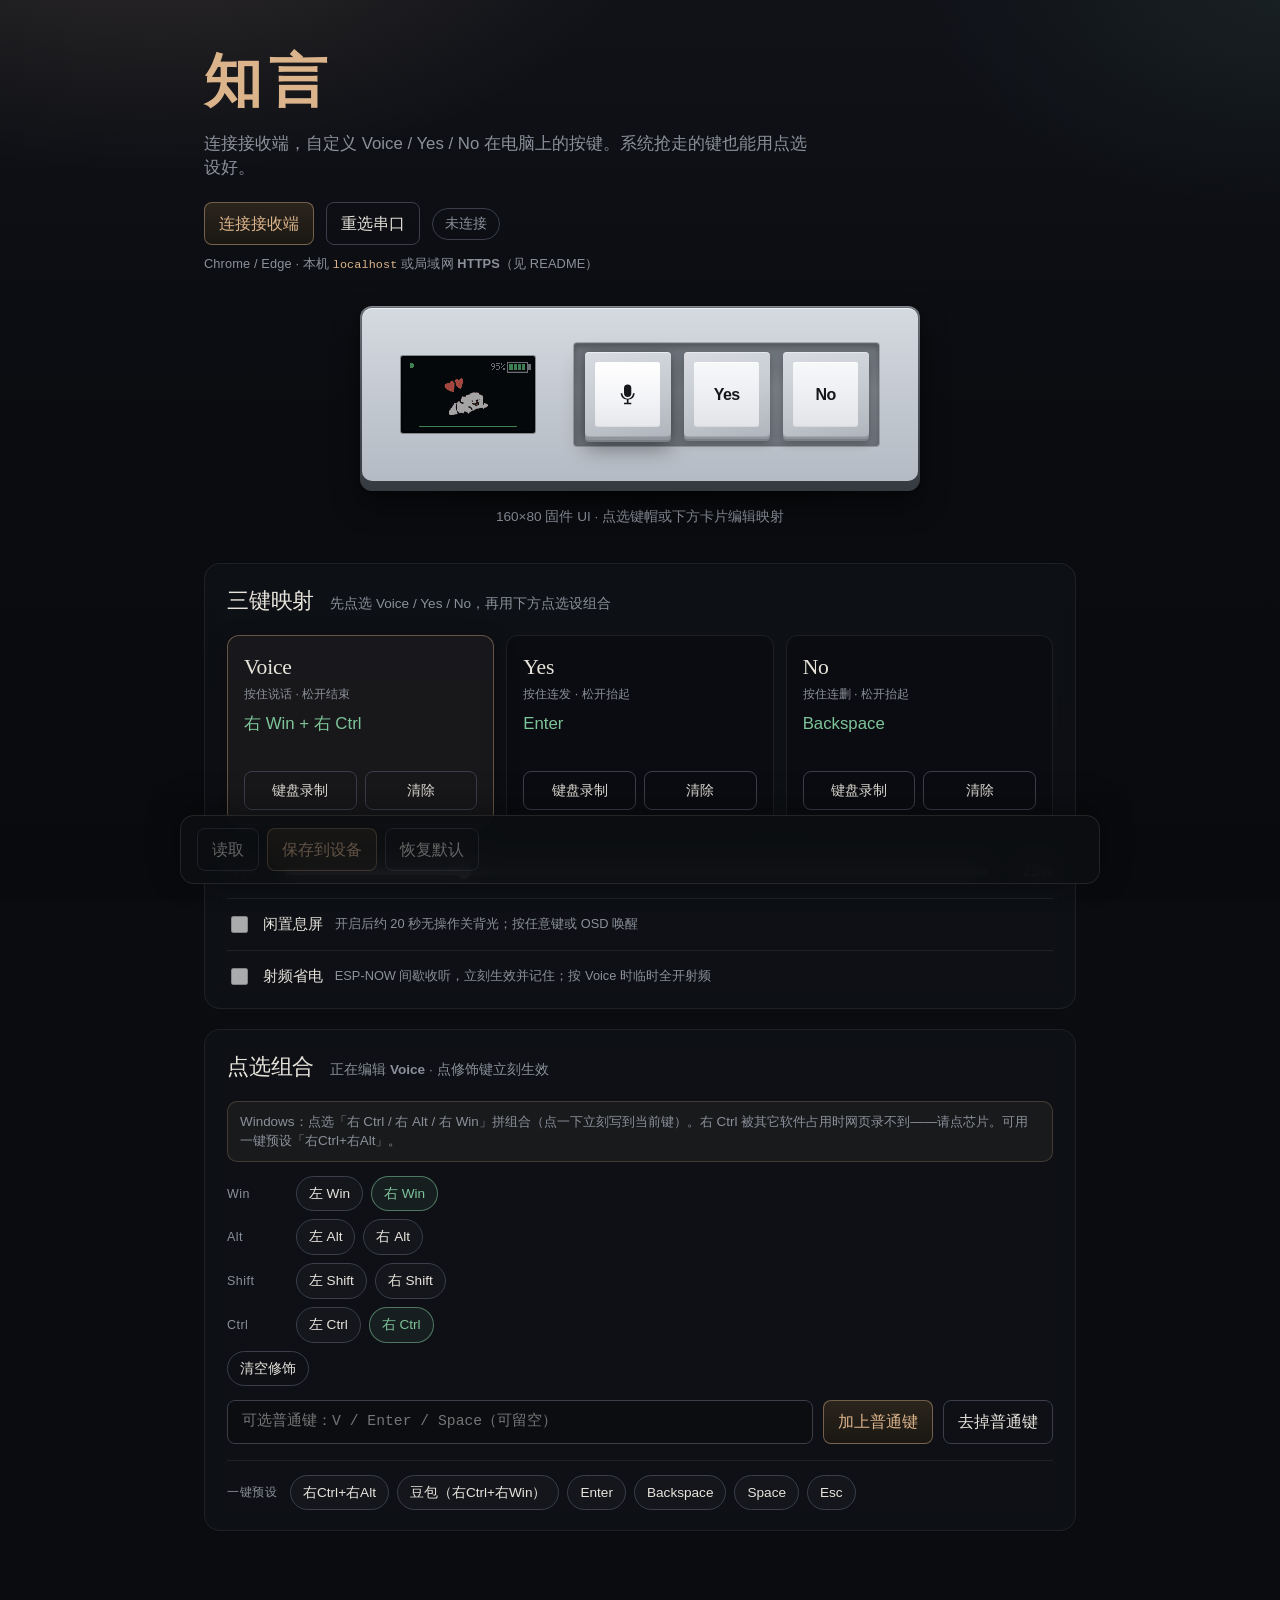
<file: web/keymap/index.html>
<!DOCTYPE html>
<html lang="zh-CN">
<head>
  <meta charset="UTF-8" />
  <meta name="viewport" content="width=device-width, initial-scale=1" />
  <title>知言 — 快捷键</title>
  <link rel="stylesheet" href="style.css?v=zhiyan1" />
</head>
<body>
  <div class="bg"></div>
  <main>
    <header class="top">
      <div class="brand">知言</div>
      <p class="lede">连接接收端，自定义 Voice / Yes / No 在电脑上的按键。系统抢走的键也能用点选设好。</p>
      <div class="conn">
        <button type="button" id="btnConnect" class="primary">连接接收端</button>
        <button type="button" id="btnDisconnect" class="ghost" hidden>断开</button>
        <button type="button" id="btnPickPort" class="ghost">重选串口</button>
        <span id="status" class="status off">未连接</span>
      </div>
      <p class="conn-hint">Chrome / Edge · 本机 <code>localhost</code> 或局域网 <strong>HTTPS</strong>（见 README）</p>
    </header>

    <figure class="device-stage" aria-label="知言手持外观">
      <div class="vk" id="device">
        <div class="vk-shadow" aria-hidden="true"></div>
        <div class="vk-body">
          <div class="vk-plate">
            <div class="vk-lcd" id="deviceScreen" title="手持屏">
              <div class="vk-lcd-bezel">
                <canvas class="vk-lcd-canvas" id="lcdCanvas" width="160" height="80" aria-label="手持屏预览"></canvas>
              </div>
            </div>
            <div class="vk-bay" aria-label="三键">
              <button type="button" class="vk-key" data-slot="voice" title="Voice" aria-label="Voice">
                <span class="vk-key-face">
                  <svg class="vk-mic" viewBox="0 0 24 24" aria-hidden="true">
                    <path fill="currentColor" d="M12 14a3.2 3.2 0 0 0 3.2-3.2V6.2a3.2 3.2 0 1 0-6.4 0v4.6A3.2 3.2 0 0 0 12 14zm6.2-3.2h-1.5a4.7 4.7 0 0 1-9.4 0H5.8a6.2 6.2 0 0 0 5.45 5.55V19H8.8v1.5h6.4V19h-2.45v-2.65A6.2 6.2 0 0 0 18.2 10.8z"/>
                  </svg>
                </span>
              </button>
              <button type="button" class="vk-key" data-slot="yes" title="Yes" aria-label="Yes">
                <span class="vk-key-face"><span class="vk-key-lbl">Yes</span></span>
              </button>
              <button type="button" class="vk-key" data-slot="no" title="No" aria-label="No">
                <span class="vk-key-face"><span class="vk-key-lbl">No</span></span>
              </button>
            </div>
          </div>
        </div>
      </div>
      <figcaption class="device-cap">160×80 固件 UI · 点选键帽或下方卡片编辑映射</figcaption>
    </figure>

    <section class="panel" aria-label="三键映射">
      <div class="panel-head">
        <h2 class="panel-title">三键映射</h2>
        <p class="panel-sub">先点选 Voice / Yes / No，再用下方点选设组合</p>
      </div>
      <div class="keys">
        <article class="keycard" data-slot="voice">
          <header class="keycard-top">
            <h3>Voice</h3>
            <p class="hint">按住说话 · 松开结束</p>
          </header>
          <div class="binding" id="label-voice">—</div>
          <div class="actions">
            <button type="button" class="ghost" data-rec="voice" title="可选；系统抢键时请改用下方点选">键盘录制</button>
            <button type="button" class="ghost" data-clear="voice">清除</button>
          </div>
        </article>
        <article class="keycard" data-slot="yes">
          <header class="keycard-top">
            <h3>Yes</h3>
            <p class="hint">按住连发 · 松开抬起</p>
          </header>
          <div class="binding" id="label-yes">—</div>
          <div class="actions">
            <button type="button" class="ghost" data-rec="yes" title="可选；系统抢键时请改用下方点选">键盘录制</button>
            <button type="button" class="ghost" data-clear="yes">清除</button>
          </div>
        </article>
        <article class="keycard" data-slot="no">
          <header class="keycard-top">
            <h3>No</h3>
            <p class="hint">按住连删 · 松开抬起</p>
          </header>
          <div class="binding" id="label-no">—</div>
          <div class="actions">
            <button type="button" class="ghost" data-rec="no" title="可选；系统抢键时请改用下方点选">键盘录制</button>
            <button type="button" class="ghost" data-clear="no">清除</button>
          </div>
        </article>
      </div>
      <div class="bl-block" aria-label="手持屏背光">
        <span class="bl-label">背光</span>
        <input id="blRange" type="range" min="0" max="100" value="25" disabled aria-label="亮度" />
        <span id="blValue" class="bl-value">25%</span>
      </div>
      <label class="idle-block" aria-label="闲置息屏">
        <input id="idleBlank" type="checkbox" disabled />
        <span class="idle-text">闲置息屏</span>
        <span class="idle-hint">开启后约 20 秒无操作关背光；按任意键或 OSD 唤醒</span>
      </label>
      <label class="idle-block" aria-label="射频省电">
        <input id="ecoRadio" type="checkbox" disabled />
        <span class="idle-text">射频省电</span>
        <span class="idle-hint">ESP-NOW 间歇收听，立刻生效并记住；按 Voice 时临时全开射频</span>
      </label>
    </section>

    <section class="panel panel-compose" aria-label="点选组合">
      <div class="panel-head">
        <h2 class="panel-title">点选组合</h2>
        <p class="panel-sub" id="composeSub">正在编辑 <strong id="focusName">Voice</strong> · 点修饰键立刻生效</p>
      </div>
      <p class="tip" id="bindTip">
        推荐：点下面的修饰键拼组合。右 Ctrl 被其它软件占用时，网页「键盘录制」听不到它——点「右 Ctrl」即可。
      </p>
      <div class="mod-groups" id="modChips"></div>
      <div class="compose-row">
        <input id="keyInput" type="text" spellcheck="false" maxlength="12" placeholder="可选普通键：V / Enter / Space（可留空）" autocomplete="off" />
        <button type="button" id="btnApplyKey" class="primary">加上普通键</button>
        <button type="button" id="btnClearKey" class="ghost">去掉普通键</button>
      </div>
      <div class="presets-row">
        <span class="presets-label">一键预设</span>
        <div class="chips" id="presets"></div>
      </div>
    </section>

    <div class="dock-spacer" aria-hidden="true"></div>
  </main>

  <footer class="dock">
    <div class="dock-inner">
      <div class="dock-actions">
        <button type="button" id="btnLoad" class="ghost" disabled>读取</button>
        <button type="button" id="btnSave" class="primary" disabled>保存到设备</button>
        <button type="button" id="btnReset" class="ghost" disabled>恢复默认</button>
      </div>
      <p id="log" class="log"></p>
    </div>
  </footer>

  <script src="app.js?v=zhiyan1"></script>
</body>
</html>
</file>
<file: web/keymap/style.css>
:root {
  --bg0: #0b0c10;
  --bg1: #14161c;
  --ink: #e8e4dc;
  --muted: #8b909a;
  --dim: #3a3f4a;
  --warm: #dcb48c;
  --sage: #7ec49a;
  --clay: #d8786c;
  --line: rgba(232, 228, 220, 0.08);
  --font-display: "Iowan Old Style", "Palatino Linotype", Palatino, Georgia, serif;
  --font-body: "Avenir Next", "Segoe UI", "PingFang SC", "Hiragino Sans GB", sans-serif;
}

* { box-sizing: border-box; }
html, body { margin: 0; min-height: 100%; }
body {
  font-family: var(--font-body);
  color: var(--ink);
  background: var(--bg0);
  line-height: 1.45;
}

.bg {
  position: fixed;
  inset: 0;
  z-index: -1;
  background:
    radial-gradient(900px 480px at 12% -10%, rgba(220, 180, 140, 0.14), transparent 55%),
    radial-gradient(700px 420px at 100% 0%, rgba(126, 196, 154, 0.08), transparent 50%),
    linear-gradient(180deg, #101218 0%, var(--bg0) 45%, #090a0d 100%);
}

main {
  max-width: 920px;
  margin: 0 auto;
  padding: 40px 24px 0;
}

.top { margin-bottom: 32px; }
.brand {
  font-family: "Songti SC", "STSong", "Noto Serif CJK SC", "Noto Serif SC",
    "Source Han Serif SC", var(--font-display);
  font-size: clamp(2.6rem, 5.5vw, 3.6rem);
  font-weight: 600;
  letter-spacing: 0.12em;
  margin: 0 0 8px;
  color: var(--warm);
}
.lede {
  margin: 0 0 22px;
  max-width: 36em;
  color: var(--muted);
  font-size: 1.05rem;
}
.conn { display: flex; align-items: center; gap: 12px; flex-wrap: wrap; }
.conn-hint {
  margin: 10px 0 0;
  color: var(--muted);
  font-size: 0.8rem;
  letter-spacing: 0.01em;
}
.conn-hint code {
  font-family: ui-monospace, SFMono-Regular, Menlo, monospace;
  color: var(--warm);
  font-size: 0.92em;
}

/* —— Handheld mock scaled from panel drawing (mm) ——
   Outer 105.65 × 32.80
   Screen cutout 25.60 × 14.60  R0.2
   Key cutout    58.04 × 19.60  R0.4
   Horizontal remainder 22.01 split evenly → margins/gap ≈ 7.337
*/
.device-stage {
  margin: 4px 0 36px;
  display: flex;
  flex-direction: column;
  align-items: center;
  gap: 16px;
}
.device-cap {
  margin: 0;
  color: var(--muted);
  font-size: 0.85rem;
}

.vk {
  --W: 105.65;
  --H: 32.80;
  --scr-w: 25.60;
  --scr-h: 14.60;
  --bay-w: 58.04;
  --bay-h: 19.60;
  --gutter: 7.337; /* (W - scr-w - bay-w) / 3 */
  position: relative;
  width: min(94vw, 560px);
  animation: device-in 0.75s cubic-bezier(0.22, 1, 0.36, 1) both;
}
@keyframes device-in {
  from { opacity: 0; transform: translateY(16px); }
  to { opacity: 1; transform: none; }
}

.vk-shadow {
  position: absolute;
  left: 6%;
  right: 5%;
  bottom: -16px;
  height: 26px;
  border-radius: 50%;
  background: radial-gradient(ellipse at center, rgba(0, 0, 0, 0.5), transparent 72%);
  filter: blur(5px);
  z-index: 0;
  pointer-events: none;
}

.vk-body {
  position: relative;
  z-index: 1;
  padding: 2px 2px 10px;
  border-radius: 12px;
  background:
    linear-gradient(180deg, #6f757d 0%, #4e545c 45%, #353a41 100%);
  box-shadow:
    0 1px 0 rgba(255, 255, 255, 0.14) inset,
    0 14px 28px rgba(0, 0, 0, 0.4),
    0 2px 6px rgba(0, 0, 0, 0.28);
}
.vk-plate {
  position: relative;
  width: 100%;
  aspect-ratio: 105.65 / 32.80;
  border-radius: 10px;
  background:
    linear-gradient(180deg, #d5dae1 0%, #c2c8d0 55%, #b4bbc4 100%);
  box-shadow:
    0 1px 0 rgba(255, 255, 255, 0.55) inset,
    0 0 0 1px rgba(70, 76, 84, 0.18);
  overflow: hidden;
}

.vk-lcd {
  position: absolute;
  left: calc(var(--gutter) / var(--W) * 100%);
  top: calc((var(--H) - var(--scr-h)) / 2 / var(--H) * 100%);
  width: calc(var(--scr-w) / var(--W) * 100%);
  height: calc(var(--scr-h) / var(--H) * 100%);
  box-sizing: border-box;
}
.vk-lcd-bezel {
  width: 100%;
  height: 100%;
  border-radius: 2px;
  padding: 2px;
  background: #050608;
  box-shadow:
    0 0.5px 0 rgba(255, 255, 255, 0.22),
    0 0 0 1px rgba(0, 0, 0, 0.35);
  box-sizing: border-box;
  /* Brightness follows backlight slider */
  filter: brightness(calc(0.38 + var(--bl, 0.25) * 1.05));
  transition: filter 0.18s ease;
}
.vk-lcd-canvas {
  display: block;
  width: 100%;
  height: 100%;
  border-radius: 1px;
  image-rendering: pixelated;
  image-rendering: crisp-edges;
  background: #0b0c10;
}


.vk-bay {
  --key-gap: 1.6%;
  position: absolute;
  left: calc((var(--gutter) * 2 + var(--scr-w)) / var(--W) * 100%);
  top: calc((var(--H) - var(--bay-h)) / 2 / var(--H) * 100%);
  width: calc(var(--bay-w) / var(--W) * 100%);
  height: calc(var(--bay-h) / var(--H) * 100%);
  container-type: size;
  display: grid;
  grid-template-columns: repeat(3, 1fr);
  align-items: center;
  justify-items: center;
  gap: var(--key-gap);
  padding: 1.4% 1.2%;
  box-sizing: border-box;
  border-radius: 3px;
  /* Lighter well — closer to mid grey plate cutout */
  background:
    linear-gradient(180deg, #6a7078 0%, #7a8088 45%, #6e747c 100%);
  box-shadow:
    inset 0 3px 6px rgba(0, 0, 0, 0.28),
    inset 0 1px 0 rgba(255, 255, 255, 0.12),
    0 0 0 1px rgba(50, 54, 60, 0.28);
}


/* Hard-reset — top-down keycap: soft skirt → face, no hard frame */
.vk-bay > .vk-key {
  appearance: none;
  -webkit-appearance: none;
  box-sizing: border-box;
  margin: 0;
  /* Skirt rim; smaller top face */
  padding: 11% !important;
  border: 0 !important;
  border-radius: 4px !important;
  /* Skirt colour close to face so edge reads as bevel, not a box */
  background:
    linear-gradient(165deg, #d8dce2 0%, #c5c9d0 55%, #b0b5bd 100%) !important;
  color: #15171a !important;
  opacity: 1 !important;
  cursor: pointer;
  position: relative;
  display: grid;
  place-items: center;
  width: min(100%, 98cqh);
  height: min(100%, 98cqh);
  aspect-ratio: 1 / 1;
  box-shadow:
    0 1px 0 rgba(255, 255, 255, 0.4) inset,
    0 -1px 0 rgba(0, 0, 0, 0.1) inset,
    0 2px 0 #8e949c,
    0 4px 0 #7a8088,
    0 6px 10px rgba(0, 0, 0, 0.28);
  transition: transform 0.1s ease, box-shadow 0.1s ease;
}
.vk-bay > .vk-key:hover {
  border-color: transparent !important;
  background:
    linear-gradient(165deg, #e0e3e8 0%, #cdcfd6 55%, #b8bdc5 100%) !important;
}
/* Top face — no stroke; soft inset only */
.vk-key-face {
  position: relative;
  z-index: 1;
  display: grid;
  place-items: center;
  width: 100%;
  height: 100%;
  border-radius: 3px;
  color: #15171a;
  background: linear-gradient(180deg, #f7f8fa 0%, #eceef2 55%, #e2e4e8 100%);
  box-shadow:
    0 1px 0 rgba(255, 255, 255, 0.85) inset,
    0 -1px 1px rgba(0, 0, 0, 0.05) inset;
  transition: box-shadow 0.1s ease, background 0.1s ease;
}
.vk-bay > .vk-key:hover .vk-key-face {
  background: linear-gradient(180deg, #fbfcfd 0%, #f0f2f5 55%, #e6e8ec 100%);
}
.vk-bay > .vk-key:active,
.vk-bay > .vk-key.pressed {
  transform: translateY(2px);
  box-shadow:
    0 1px 0 rgba(255, 255, 255, 0.35) inset,
    0 -1px 0 rgba(0, 0, 0, 0.1) inset,
    0 1px 0 #8e949c,
    0 2px 6px rgba(0, 0, 0, 0.26);
}
.vk-bay > .vk-key:active .vk-key-face,
.vk-bay > .vk-key.pressed .vk-key-face {
  box-shadow:
    0 1px 0 rgba(255, 255, 255, 0.7) inset,
    0 -1px 1px rgba(0, 0, 0, 0.07) inset;
}
/* Selected key: deeper drop shadow, no yellow ring */
.vk-bay > .vk-key.focus:not(.pressed) {
  box-shadow:
    0 1px 0 rgba(255, 255, 255, 0.5) inset,
    0 -1px 0 rgba(0, 0, 0, 0.1) inset,
    0 3px 0 #8e949c,
    0 5px 0 #7a8088,
    0 10px 22px rgba(0, 0, 0, 0.45),
    0 2px 6px rgba(0, 0, 0, 0.22);
}
.vk-bay > .vk-key.focus:not(.pressed) .vk-key-face {
  background: linear-gradient(180deg, #ffffff 0%, #f3f4f7 55%, #e6e8ec 100%);
}
.vk-key-lbl {
  font-family: "Avenir Next", "Segoe UI", "Helvetica Neue", sans-serif;
  font-weight: 700;
  font-size: clamp(0.7rem, 2.4vw, 1rem);
  letter-spacing: -0.03em;
  line-height: 1;
}
.vk-mic {
  width: 42%;
  height: 42%;
  display: block;
}

.status {
  font-size: 0.85rem;
  padding: 5px 12px;
  border-radius: 999px;
  border: 1px solid var(--dim);
  color: var(--muted);
}
.status.on {
  color: var(--sage);
  border-color: rgba(126, 196, 154, 0.45);
}

button:not(.vk-key) {
  font: inherit;
  cursor: pointer;
  border: 1px solid var(--dim);
  background: var(--bg1);
  color: var(--ink);
  padding: 9px 14px;
  border-radius: 8px;
  transition: border-color 0.15s, background 0.15s, color 0.15s;
}
button:not(.vk-key):hover:not(:disabled) { border-color: var(--warm); }
button:not(.vk-key):disabled { opacity: 0.4; cursor: not-allowed; }
button.primary {
  background: linear-gradient(180deg, #2a241c, #1a1712);
  border-color: rgba(220, 180, 140, 0.45);
  color: var(--warm);
}
button.ghost { background: transparent; }
button.recording {
  border-color: var(--clay);
  color: var(--clay);
  animation: pulse 1s ease-in-out infinite;
}
@keyframes pulse {
  50% { opacity: 0.65; }
}

/* —— Config panels —— */
.panel {
  margin-bottom: 20px;
  padding: 22px 22px 20px;
  border: 1px solid var(--line);
  border-radius: 16px;
  background: rgba(16, 18, 24, 0.72);
  backdrop-filter: blur(10px);
}
.panel-head {
  display: flex;
  flex-wrap: wrap;
  align-items: baseline;
  gap: 8px 16px;
  margin-bottom: 18px;
}
.panel-title {
  margin: 0;
  font-family: var(--font-display);
  font-size: 1.35rem;
  font-weight: 500;
  color: var(--ink);
  letter-spacing: -0.01em;
}
.panel-sub {
  margin: 0;
  color: var(--muted);
  font-size: 0.85rem;
}

.keys {
  display: grid;
  grid-template-columns: repeat(3, 1fr);
  gap: 12px;
}
@media (max-width: 720px) {
  .keys { grid-template-columns: 1fr; }
}

.keycard {
  display: flex;
  flex-direction: column;
  padding: 16px 16px 14px;
  border: 1px solid var(--line);
  border-radius: 12px;
  background: rgba(10, 11, 14, 0.45);
  cursor: pointer;
  transition: border-color 0.15s, box-shadow 0.15s, background 0.15s;
}
.keycard:focus {
  outline: none;
}
.keycard:focus-visible {
  border-color: rgba(220, 180, 140, 0.55);
  box-shadow: 0 0 0 2px rgba(220, 180, 140, 0.2);
}
.keycard:hover {
  border-color: rgba(232, 228, 220, 0.14);
}
.keycard.focus {
  border-color: rgba(220, 180, 140, 0.4);
  background: rgba(220, 180, 140, 0.05);
  box-shadow: 0 8px 24px rgba(0, 0, 0, 0.28);
}
.keycard-top {
  margin-bottom: 10px;
}
.keycard h3 {
  margin: 0;
  font-family: var(--font-display);
  font-size: 1.35rem;
  font-weight: 500;
  letter-spacing: -0.01em;
}
.hint {
  margin: 2px 0 0;
  color: var(--muted);
  font-size: 0.78rem;
}
.binding {
  flex: 1;
  min-height: 2.6em;
  font-size: 1.05rem;
  line-height: 1.35;
  color: var(--sage);
  margin-bottom: 14px;
  word-break: break-word;
  font-variant-numeric: tabular-nums;
}
.actions {
  display: flex;
  gap: 8px;
}
.actions button {
  flex: 1;
  padding: 8px 10px;
  font-size: 0.88rem;
}

.bl-block {
  display: flex;
  align-items: center;
  gap: 14px;
  margin-top: 16px;
  padding-top: 16px;
  border-top: 1px solid var(--line);
}
.bl-label {
  flex: 0 0 auto;
  color: var(--muted);
  font-size: 0.8rem;
  letter-spacing: 0.06em;
  text-transform: uppercase;
  min-width: 2.5rem;
}
.bl-block input[type="range"] {
  flex: 1 1 auto;
  min-width: 0;
  accent-color: var(--warm);
  height: 1.4rem;
}
.bl-value {
  flex: 0 0 auto;
  font-variant-numeric: tabular-nums;
  color: var(--warm);
  min-width: 3rem;
  text-align: right;
  font-size: 0.95rem;
}

.idle-block {
  display: flex;
  flex-wrap: wrap;
  align-items: center;
  gap: 10px 12px;
  margin-top: 14px;
  padding-top: 14px;
  border-top: 1px solid var(--line);
  cursor: pointer;
  user-select: none;
}
.idle-block input[type="checkbox"] {
  width: 1.05rem;
  height: 1.05rem;
  accent-color: var(--warm);
  cursor: pointer;
}
.idle-block input[type="checkbox"]:disabled {
  cursor: not-allowed;
}
.idle-text {
  color: var(--ink);
  font-size: 0.95rem;
}
.idle-hint {
  flex: 1 1 12rem;
  color: var(--muted);
  font-size: 0.8rem;
}

.panel-compose .tip {
  margin: 0 0 14px;
  padding: 10px 12px;
  border-radius: 10px;
  border: 1px solid rgba(220, 180, 140, 0.22);
  background: rgba(220, 180, 140, 0.06);
  color: var(--muted);
  font-size: 0.84rem;
  line-height: 1.45;
}

.mod-groups {
  display: flex;
  flex-direction: column;
  gap: 8px;
}
.mod-row {
  display: flex;
  flex-wrap: wrap;
  align-items: center;
  gap: 8px;
}
.mod-row .mod-label {
  width: 3.8rem;
  flex: 0 0 auto;
  color: var(--muted);
  font-size: 0.78rem;
  letter-spacing: 0.04em;
}
.chips button,
.mod-groups button {
  border-radius: 999px;
  padding: 7px 12px;
  font-size: 0.85rem;
}
.chips button.on,
.mod-groups button.on {
  border-color: rgba(126, 196, 154, 0.55);
  color: var(--sage);
  background: rgba(126, 196, 154, 0.08);
}

.compose-row {
  display: flex;
  flex-wrap: wrap;
  gap: 10px;
  margin-top: 14px;
}
.compose-row input {
  flex: 1 1 200px;
  min-width: 0;
  font: inherit;
  font-family: ui-monospace, SFMono-Regular, Menlo, monospace;
  font-size: 0.92rem;
  color: var(--ink);
  background: rgba(10, 11, 14, 0.55);
  border: 1px solid var(--dim);
  border-radius: 8px;
  padding: 10px 14px;
}
.compose-row input:focus {
  outline: none;
  border-color: rgba(220, 180, 140, 0.55);
}

.presets-row {
  display: flex;
  flex-wrap: wrap;
  align-items: center;
  gap: 10px 12px;
  margin-top: 16px;
  padding-top: 14px;
  border-top: 1px solid var(--line);
}
.presets-label {
  color: var(--muted);
  font-size: 0.78rem;
  letter-spacing: 0.06em;
  text-transform: uppercase;
  flex: 0 0 auto;
}
.chips {
  display: flex;
  flex-wrap: wrap;
  gap: 8px;
  flex: 1 1 auto;
}

.dock-spacer {
  height: 96px;
}
.dock {
  position: fixed;
  left: 0;
  right: 0;
  bottom: 0;
  z-index: 40;
  padding: 0 16px 16px;
  pointer-events: none;
}
.dock-inner {
  pointer-events: auto;
  max-width: 920px;
  margin: 0 auto;
  display: flex;
  flex-wrap: wrap;
  align-items: center;
  gap: 10px 18px;
  padding: 12px 16px;
  border: 1px solid rgba(232, 228, 220, 0.1);
  border-radius: 14px;
  background: rgba(12, 14, 18, 0.88);
  backdrop-filter: blur(14px);
  box-shadow: 0 -8px 32px rgba(0, 0, 0, 0.35);
}
.dock-actions {
  display: flex;
  flex-wrap: wrap;
  gap: 8px;
}
.log {
  margin: 0;
  flex: 1 1 180px;
  min-height: 1.2em;
  color: var(--muted);
  font-size: 0.82rem;
  font-family: ui-monospace, SFMono-Regular, Menlo, monospace;
  overflow: hidden;
  text-overflow: ellipsis;
  white-space: nowrap;
}
@media (max-width: 560px) {
  .log { white-space: normal; }
  .dock-spacer { height: 120px; }
}
</file>
